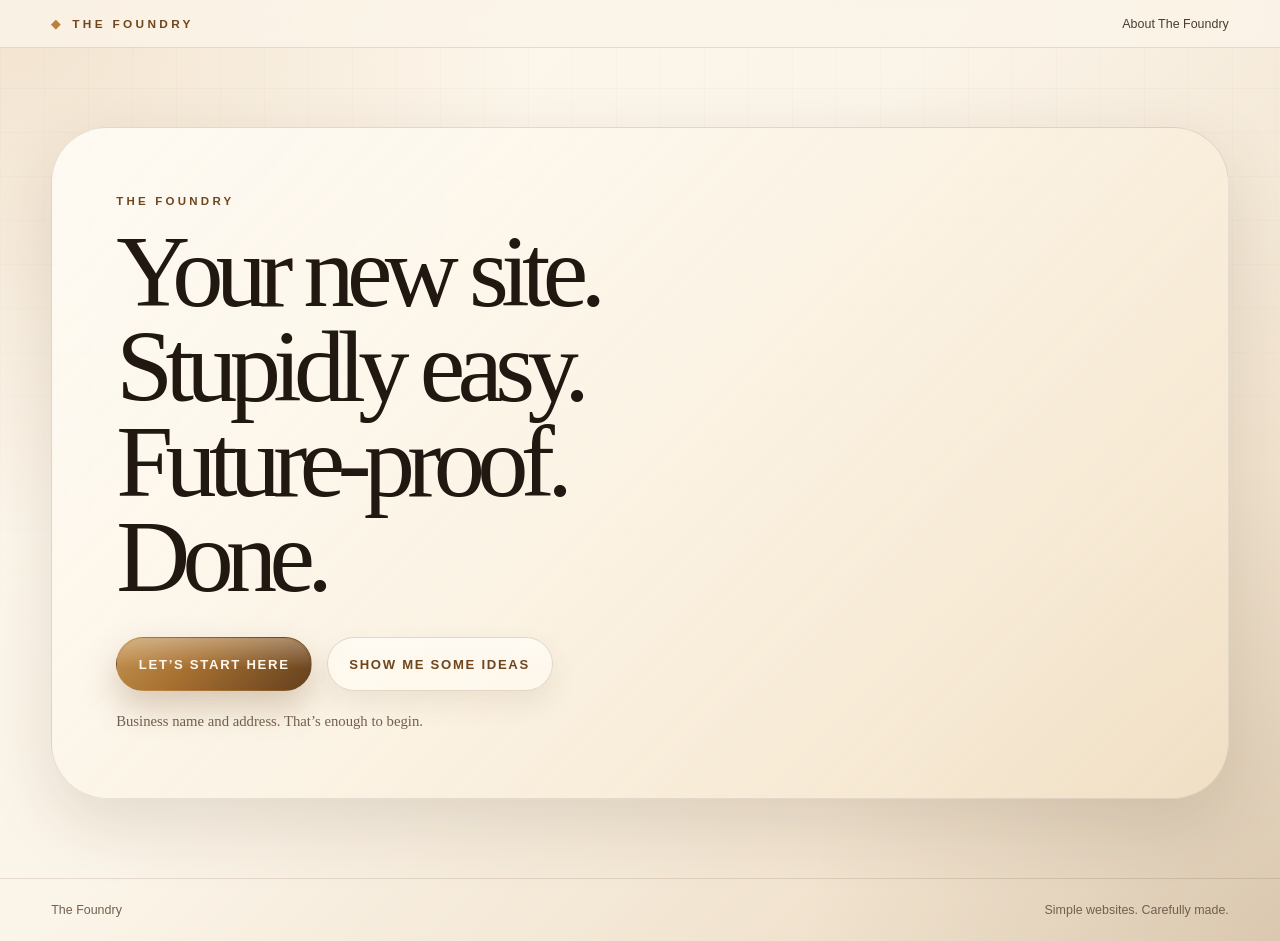
<file: public/index.html>
<!DOCTYPE html>
<html lang="en-NZ">
<head>
  <meta charset="UTF-8" />
  <meta name="viewport" content="width=device-width, initial-scale=1.0" />

  <title>The Foundry | Your new site. Done.</title>
  <meta
    name="description"
    content="The Foundry helps small businesses get online with simple, professional websites built with care and looked after properly."
  />

  <link rel="stylesheet" href="./styles.css" />
</head>

<body>
  <header class="site-header">
    <a class="brand-mark" href="./" aria-label="The Foundry home">
      <span class="brand-symbol" aria-hidden="true">◆</span>
      <span>The Foundry</span>
    </a>

    <nav class="site-nav" aria-label="Main navigation">
      <a href="./about/">About The Foundry</a>
    </nav>
  </header>

  <main>
    <section class="hero home-hero">
      <div class="hero-card hero-card-large">
        <p class="eyebrow">The Foundry</p>

        <h1 class="stacked-hero">
          <span>Your new site.</span>
          <span>Stupidly easy.</span>
          <span>Future-proof.</span>
          <span>Done.</span>
        </h1>

        <div class="button-row">
          <a class="button button-primary" href="./start/">Let&rsquo;s start here</a>
          <a class="button button-secondary" href="./explore/storyteller/">Show me some ideas</a>
        </div>

        <p class="micro-copy">
          Business name and address. That&rsquo;s enough to begin.
        </p>
      </div>
    </section>
  </main>

  <footer class="site-footer">
    <p>The Foundry</p>
    <p>Simple websites. Carefully made.</p>
  </footer>

  <script src="./script.js"></script>
</body>
</html>
</file>
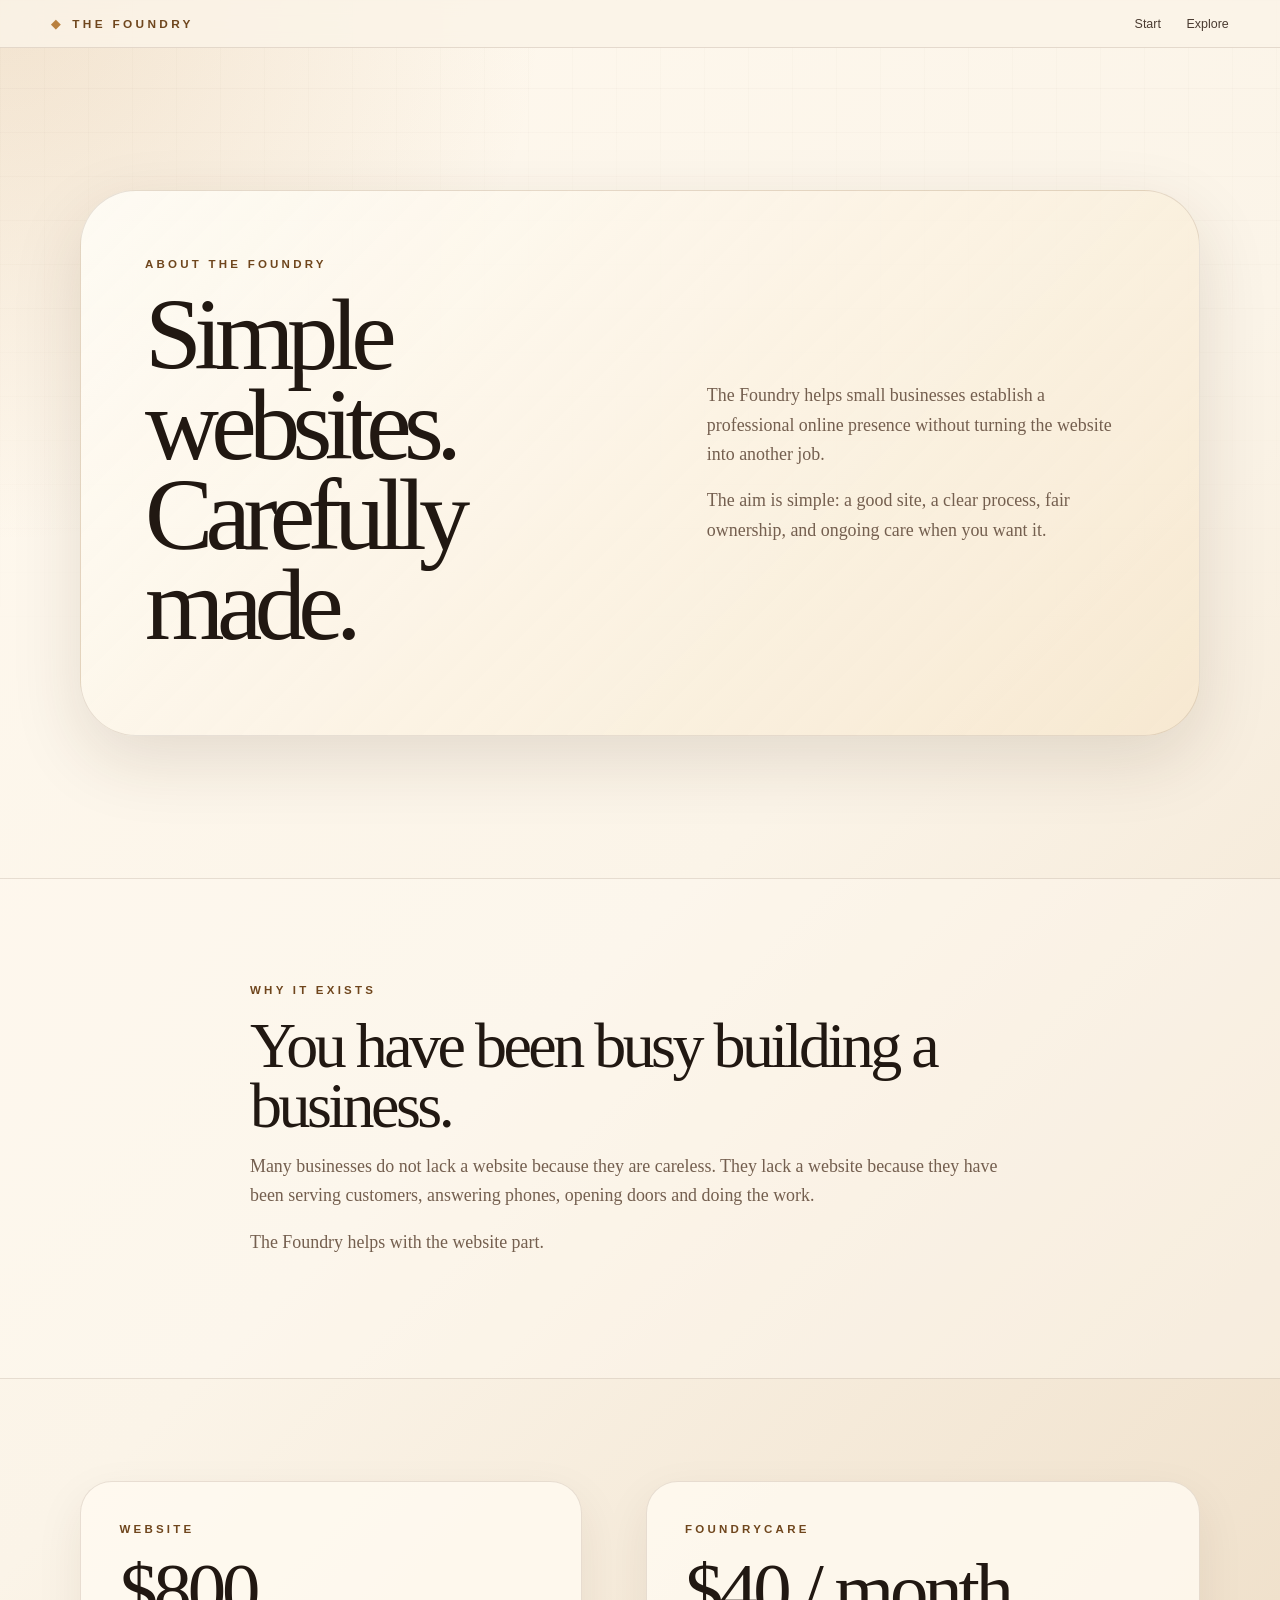
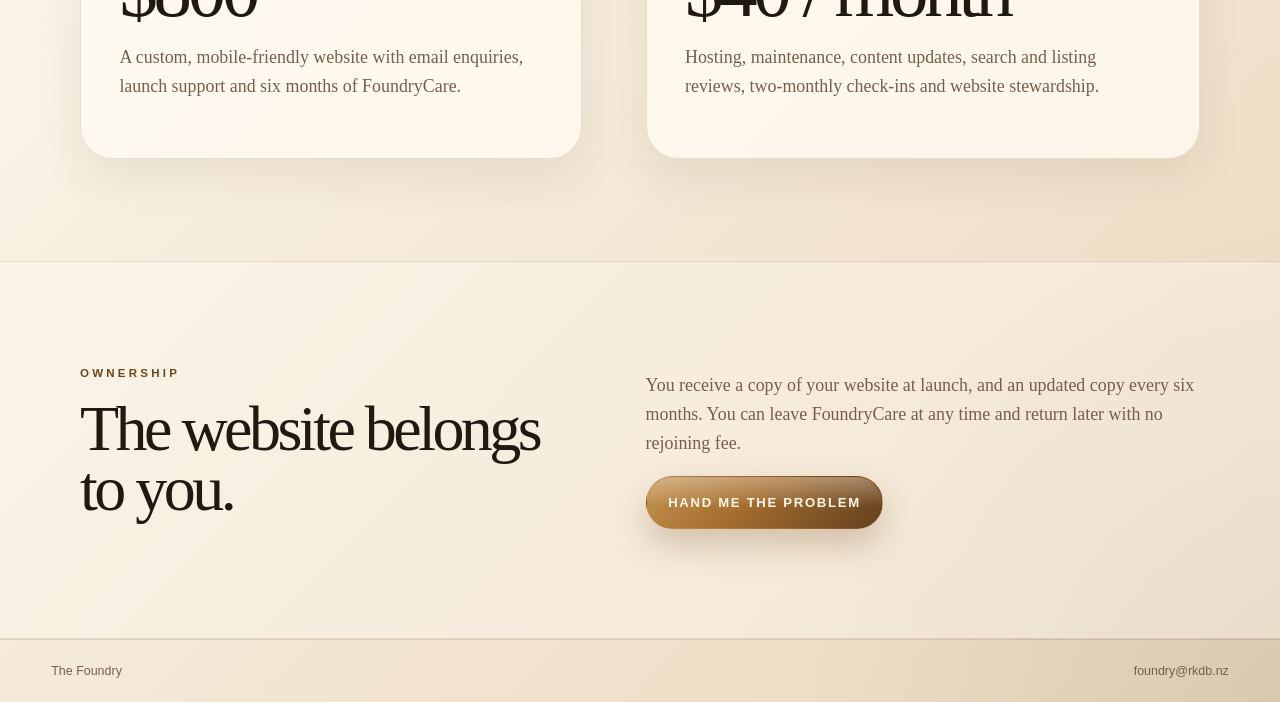
<file: public/about/index.html>
<!DOCTYPE html>
<html lang="en-NZ">
<head>
  <meta charset="UTF-8" />
  <meta name="viewport" content="width=device-width, initial-scale=1.0" />

  <title>About The Foundry</title>
  <meta
    name="description"
    content="The Foundry builds simple, affordable websites for small businesses, backed by FoundryCare and clear ownership."
  />

  <link rel="stylesheet" href="../styles.css" />
</head>

<body>
  <header class="site-header">
    <a class="brand-mark" href="../" aria-label="The Foundry home">
      <span class="brand-symbol" aria-hidden="true">◆</span>
      <span>The Foundry</span>
    </a>

    <nav class="site-nav" aria-label="Main navigation">
      <a href="../start/">Start</a>
      <a href="../explore/storyteller/">Explore</a>
    </nav>
  </header>

  <main>
    <section class="hero about-hero">
      <div class="hero-card split-card">
        <div>
          <p class="eyebrow">About The Foundry</p>

          <h1>Simple websites. Carefully made.</h1>
        </div>

        <div class="copy-block">
          <p>
            The Foundry helps small businesses establish a professional online
            presence without turning the website into another job.
          </p>

          <p>
            The aim is simple: a good site, a clear process, fair ownership,
            and ongoing care when you want it.
          </p>
        </div>
      </div>
    </section>

    <section class="soft-section">
      <div class="section-inner narrow">
        <p class="eyebrow">Why it exists</p>

        <h2>You have been busy building a business.</h2>

        <p>
          Many businesses do not lack a website because they are careless.
          They lack a website because they have been serving customers,
          answering phones, opening doors and doing the work.
        </p>

        <p>
          The Foundry helps with the website part.
        </p>
      </div>
    </section>

    <section class="detail-section">
      <div class="section-inner detail-grid">
        <article class="detail-card">
          <p class="eyebrow">Website</p>
          <h2>$800</h2>
          <p>
            A custom, mobile-friendly website with email enquiries, launch support
            and six months of FoundryCare.
          </p>
        </article>

        <article class="detail-card">
          <p class="eyebrow">FoundryCare</p>
          <h2>$40 / month</h2>
          <p>
            Hosting, maintenance, content updates, search and listing reviews,
            two-monthly check-ins and website stewardship.
          </p>
        </article>
      </div>
    </section>

    <section class="soft-section">
      <div class="section-inner two-column">
        <div>
          <p class="eyebrow">Ownership</p>
          <h2>The website belongs to you.</h2>
        </div>

        <div>
          <p>
            You receive a copy of your website at launch, and an updated copy every
            six months. You can leave FoundryCare at any time and return later with
            no rejoining fee.
          </p>

          <a class="button button-primary" href="../start/">Hand me the problem</a>
        </div>
      </div>
    </section>
  </main>

  <footer class="site-footer">
    <p>The Foundry</p>
    <p><a href="mailto:foundry@rkdb.nz">foundry@rkdb.nz</a></p>
  </footer>

  <script src="../script.js"></script>
</body>
</html>
</file>
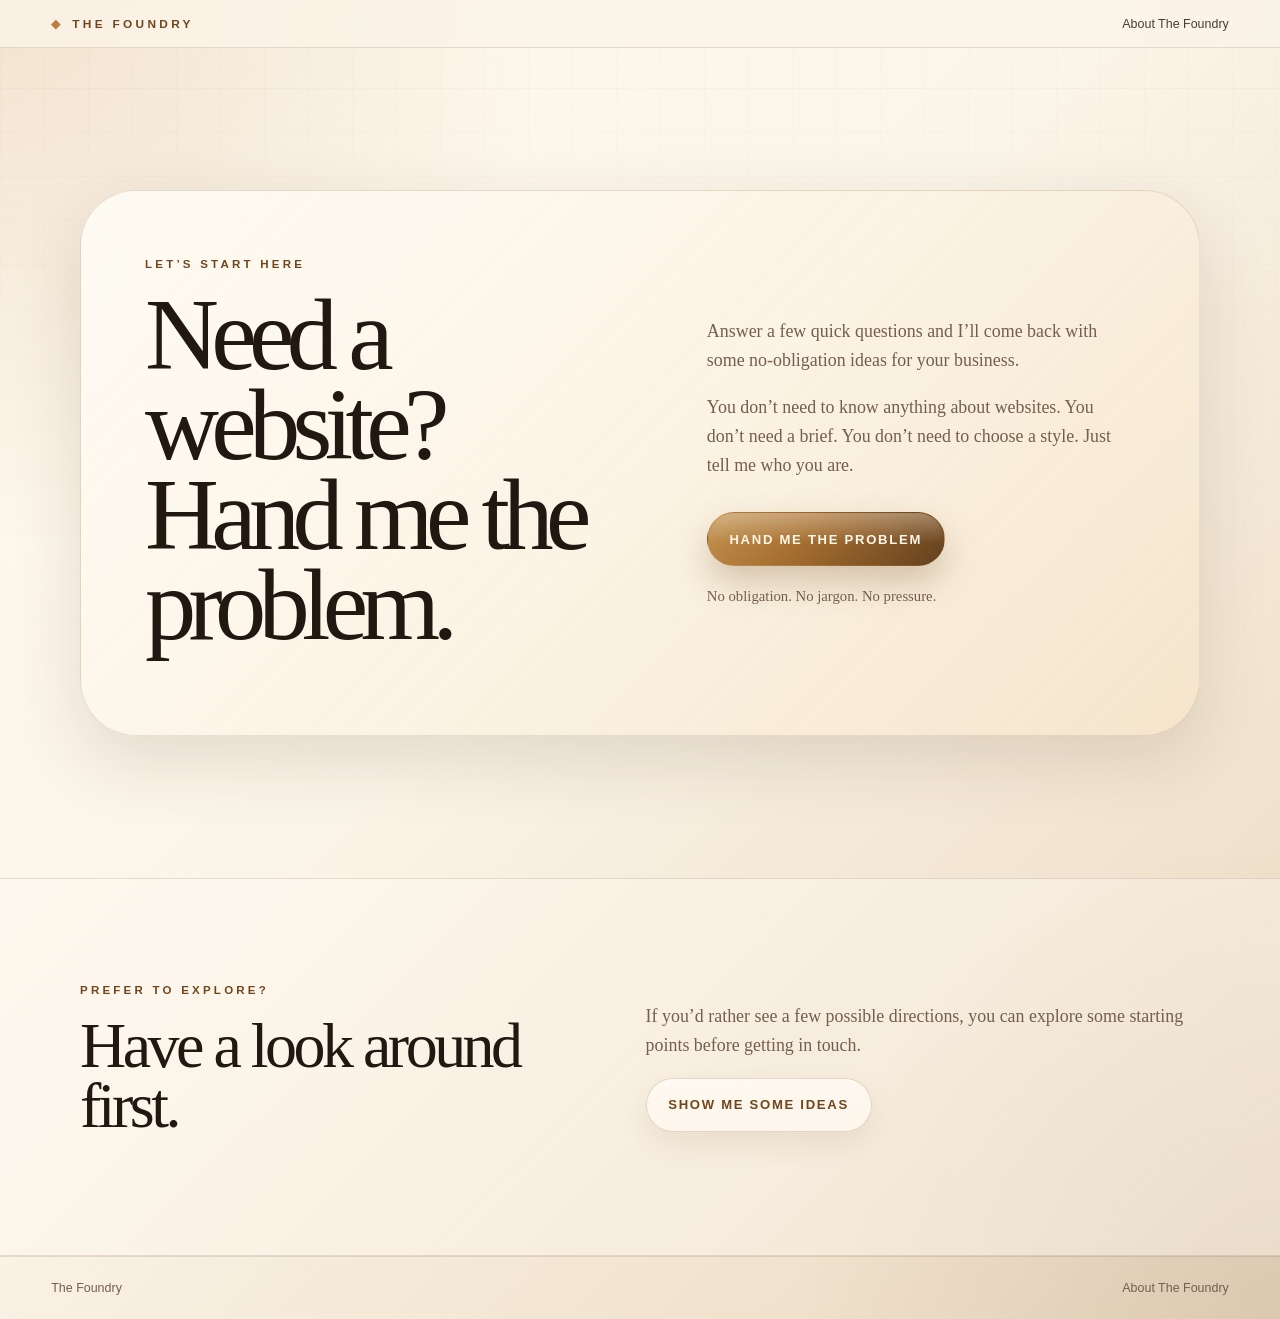
<file: public/start/index.html>
<!DOCTYPE html>
<html lang="en-NZ">
<head>
  <meta charset="UTF-8" />
  <meta name="viewport" content="width=device-width, initial-scale=1.0" />

  <title>Hand Me The Problem | The Foundry</title>
  <meta
    name="description"
    content="Need a website? Hand The Foundry the problem and we will come back with some no-obligation ideas for your business."
  />

  <link rel="stylesheet" href="../styles.css" />
</head>

<body>
  <header class="site-header">
    <a class="brand-mark" href="../" aria-label="The Foundry home">
      <span class="brand-symbol" aria-hidden="true">◆</span>
      <span>The Foundry</span>
    </a>

    <nav class="site-nav" aria-label="Main navigation">
      <a href="../about/">About The Foundry</a>
    </nav>
  </header>

  <main>
    <section class="hero">
      <div class="hero-card split-card">
        <div>
          <p class="eyebrow">Let&rsquo;s start here</p>

          <h1>
            Need a website?<br />
            Hand me the problem.
          </h1>
        </div>

        <div class="copy-block">
          <p>
            Answer a few quick questions and I&rsquo;ll come back with some
            no-obligation ideas for your business.
          </p>

          <p>
            You don&rsquo;t need to know anything about websites. You don&rsquo;t need
            a brief. You don&rsquo;t need to choose a style. Just tell me who you are.
          </p>

          <div class="button-row">
            <a
              class="button button-primary js-mailto"
              href="mailto:foundry@rkdb.nz?subject=Hand%20Me%20The%20Problem&body=Business%20name%3A%0D%0A%0D%0ABusiness%20address%3A%0D%0A%0D%0AWhat%20does%20your%20business%20do%3F%0D%0A%0D%0AAnything%20important%20you%27d%20like%20me%20to%20know%3F%0D%0A"
            >Hand me the problem</a>
          </div>

          <p class="micro-copy">
            No obligation. No jargon. No pressure.
          </p>
        </div>
      </div>
    </section>

    <section class="soft-section">
      <div class="section-inner two-column">
        <div>
          <p class="eyebrow">Prefer to explore?</p>
          <h2>Have a look around first.</h2>
        </div>

        <div>
          <p>
            If you&rsquo;d rather see a few possible directions, you can explore some
            starting points before getting in touch.
          </p>

          <a class="button button-secondary" href="../explore/storyteller/">
            Show me some ideas
          </a>
        </div>
      </div>
    </section>
  </main>

  <footer class="site-footer">
    <p>The Foundry</p>
    <p><a href="../about/">About The Foundry</a></p>
  </footer>

  <script src="../script.js"></script>
</body>
</html>
</file>
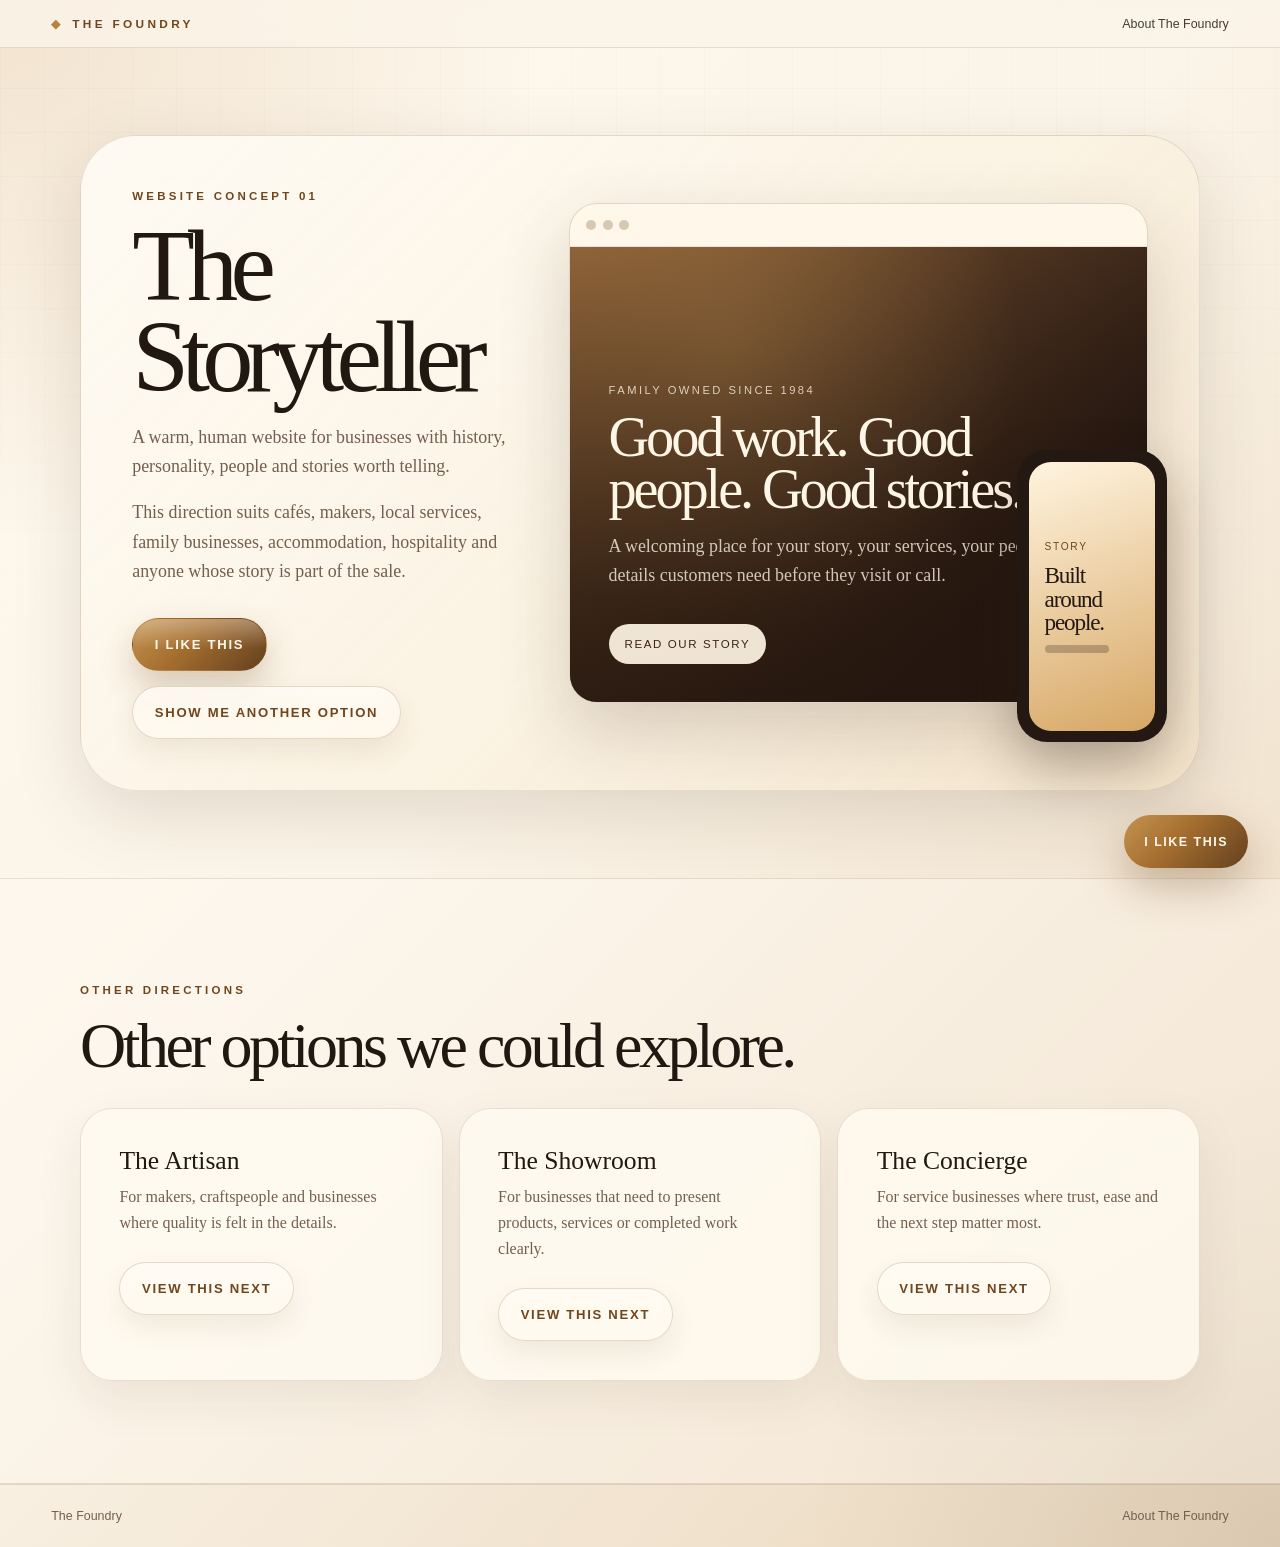
<file: public/explore/storyteller/index.html>
<!DOCTYPE html>
<html lang="en-NZ">
<head>
  <meta charset="UTF-8" />
  <meta name="viewport" content="width=device-width, initial-scale=1.0" />

  <title>The Storyteller | The Foundry</title>
  <meta
    name="description"
    content="Explore The Storyteller, a Foundry website concept for businesses with history, personality, people and stories worth telling."
  />

  <link rel="stylesheet" href="../../styles.css" />
</head>

<body class="has-floating-action">
  <header class="site-header">
    <a class="brand-mark" href="../../" aria-label="The Foundry home">
      <span class="brand-symbol" aria-hidden="true">◆</span>
      <span>The Foundry</span>
    </a>

    <nav class="site-nav" aria-label="Main navigation">
      <a href="../../about/">About The Foundry</a>
    </nav>
  </header>

  <main>
    <section class="concept-hero">
      <div class="concept-card">
        <div class="concept-copy">
          <p class="eyebrow">Website concept 01</p>

          <h1>The Storyteller</h1>

          <p>
            A warm, human website for businesses with history, personality,
            people and stories worth telling.
          </p>

          <p>
            This direction suits cafés, makers, local services, family businesses,
            accommodation, hospitality and anyone whose story is part of the sale.
          </p>

          <div class="button-row">
            <a
              class="button button-primary"
              href="mailto:foundry@rkdb.nz?subject=Foundry%20Concept%20Interest%20-%20The%20Storyteller&body=Business%20name%3A%0D%0A%0D%0ABusiness%20address%3A%0D%0A%0D%0AWhat%20does%20your%20business%20do%3F%0D%0A%0D%0AWhat%20do%20you%20like%20about%20The%20Storyteller%3F%0D%0A%0D%0AAnything%20else%20you%27d%20like%20me%20to%20know%3F%0D%0A"
            >I like this</a>

            <a class="button button-secondary" href="#other-options">
              Show me another option
            </a>
          </div>
        </div>

        <div class="mockup-panel" aria-label="Storyteller concept mockup">
          <div class="mock-browser">
            <div class="mock-dots" aria-hidden="true">
              <span></span><span></span><span></span>
            </div>

            <div class="mock-site storyteller-mock">
              <p class="mock-kicker">Family owned since 1984</p>
              <h2>Good work. Good people. Good stories.</h2>
              <p>
                A welcoming place for your story, your services, your people and
                the details customers need before they visit or call.
              </p>
              <div class="mock-button">Read our story</div>
            </div>
          </div>

          <div class="phone-mock" aria-hidden="true">
            <div class="phone-screen">
              <p>Story</p>
              <h3>Built around people.</h3>
              <span></span>
            </div>
          </div>
        </div>
      </div>
    </section>

    <section id="other-options" class="soft-section">
      <div class="section-inner">
        <p class="eyebrow">Other directions</p>
        <h2>Other options we could explore.</h2>

        <div class="option-grid">
          <article class="option-card">
            <h3>The Artisan</h3>
            <p>For makers, craftspeople and businesses where quality is felt in the details.</p>
            <a class="button button-secondary" href="#">View this next</a>
          </article>

          <article class="option-card">
            <h3>The Showroom</h3>
            <p>For businesses that need to present products, services or completed work clearly.</p>
            <a class="button button-secondary" href="#">View this next</a>
          </article>

          <article class="option-card">
            <h3>The Concierge</h3>
            <p>For service businesses where trust, ease and the next step matter most.</p>
            <a class="button button-secondary" href="#">View this next</a>
          </article>
        </div>
      </div>
    </section>
  </main>

  <a
    class="floating-action"
    href="mailto:foundry@rkdb.nz?subject=Foundry%20Concept%20Interest%20-%20The%20Storyteller&body=Business%20name%3A%0D%0A%0D%0ABusiness%20address%3A%0D%0A%0D%0AWhat%20does%20your%20business%20do%3F%0D%0A%0D%0AWhat%20do%20you%20like%20about%20The%20Storyteller%3F%0D%0A%0D%0AAnything%20else%20you%27d%20like%20me%20to%20know%3F%0D%0A"
  >I like this</a>

  <footer class="site-footer">
    <p>The Foundry</p>
    <p><a href="../../about/">About The Foundry</a></p>
  </footer>

  <script src="../../script.js"></script>
</body>
</html>
</file>
<file: public/styles.css>
*,
*::before,
*::after {
  box-sizing: border-box;
}

:root {
  --ink: #211812;
  --ink-soft: #4a3b31;
  --muted: #745f4f;
  --cream: #fbf4e8;
  --cream-soft: #fffaf1;
  --cream-deep: #ead5b8;
  --bronze: #b9803e;
  --bronze-bright: #d2a05b;
  --bronze-deep: #6f461d;
  --charcoal: #241812;
  --line: rgba(91, 62, 36, 0.14);
  --card: rgba(255, 250, 241, 0.82);
  --shadow: 0 24px 70px rgba(64, 39, 18, 0.13);
  --radius: 32px;
}

html {
  min-height: 100%;
  scroll-behavior: smooth;
}

body {
  margin: 0;
  min-height: 100%;
  font-family: Georgia, "Times New Roman", serif;
  color: var(--ink);
  background:
    radial-gradient(circle at top left, rgba(184, 128, 62, 0.18), transparent 34rem),
    radial-gradient(circle at bottom right, rgba(35, 24, 18, 0.08), transparent 30rem),
    linear-gradient(135deg, #fff9ef 0%, var(--cream) 44%, #ead7bd 100%);
}

body::before {
  content: "";
  position: fixed;
  inset: 0;
  pointer-events: none;
  background-image:
    linear-gradient(rgba(80, 55, 31, 0.035) 1px, transparent 1px),
    linear-gradient(90deg, rgba(80, 55, 31, 0.025) 1px, transparent 1px);
  background-size: 44px 44px;
  mask-image: linear-gradient(to bottom, rgba(0, 0, 0, 0.75), transparent 76%);
}

a {
  color: inherit;
}

.site-header {
  position: sticky;
  top: 0;
  z-index: 20;
  display: flex;
  align-items: center;
  justify-content: space-between;
  gap: 1rem;
  padding: 1rem clamp(1rem, 4vw, 4rem);
  background: rgba(251, 244, 232, 0.84);
  backdrop-filter: blur(18px);
  border-bottom: 1px solid var(--line);
}

.brand-mark {
  display: inline-flex;
  align-items: center;
  gap: 0.55rem;
  text-decoration: none;
  font-family: Arial, sans-serif;
  font-size: 0.74rem;
  letter-spacing: 0.28em;
  text-transform: uppercase;
  color: var(--bronze-deep);
  font-weight: 800;
}

.brand-symbol {
  font-size: 0.78rem;
  color: var(--bronze);
}

.site-nav {
  display: flex;
  align-items: center;
  gap: clamp(0.8rem, 2vw, 1.8rem);
  font-family: Arial, sans-serif;
  font-size: 0.78rem;
  color: var(--ink-soft);
}

.site-nav a {
  text-decoration: none;
}

.site-nav a:hover,
.site-nav a:focus-visible {
  color: var(--bronze-deep);
  outline: none;
}

.hero,
.concept-hero {
  position: relative;
  min-height: calc(100svh - 70px);
  display: grid;
  align-items: center;
  padding: clamp(1rem, 4vw, 4rem);
}

.hero-card,
.concept-card,
.section-inner {
  width: min(1120px, 100%);
  margin: 0 auto;
}

.hero-card,
.concept-card {
  border: 1px solid var(--line);
  border-radius: clamp(30px, 5vw, 56px);
  background:
    linear-gradient(135deg, rgba(255, 253, 247, 0.86), rgba(246, 229, 201, 0.68));
  box-shadow: var(--shadow);
}

.hero-card {
  padding: clamp(2rem, 5vw, 5rem);
}

.hero-card-large {
  width: min(1180px, 100%);
}

.split-card {
  display: grid;
  grid-template-columns: 1fr 0.86fr;
  gap: clamp(2rem, 5vw, 5rem);
  align-items: center;
}

.eyebrow {
  margin: 0 0 1rem;
  font-family: Arial, sans-serif;
  font-size: 0.72rem;
  letter-spacing: 0.28em;
  text-transform: uppercase;
  color: var(--bronze-deep);
  font-weight: 800;
}

h1,
h2,
h3,
p {
  margin-top: 0;
}

h1 {
  margin-bottom: 1.3rem;
  font-size: clamp(3rem, 8vw, 7.4rem);
  line-height: 0.88;
  letter-spacing: -0.075em;
  font-weight: 500;
}

.stacked-hero {
  display: grid;
  gap: 0.05em;
  margin-bottom: 2.2rem;
}

.stacked-hero span {
  display: block;
}

h2 {
  margin-bottom: 1rem;
  font-size: clamp(2.15rem, 5vw, 4.8rem);
  line-height: 0.94;
  letter-spacing: -0.055em;
  font-weight: 500;
}

h3 {
  margin-bottom: 0.7rem;
  font-size: clamp(1.25rem, 2vw, 1.75rem);
  line-height: 1;
  font-weight: 500;
}

p {
  font-size: clamp(1.04rem, 1.4vw, 1.24rem);
  line-height: 1.62;
  color: var(--muted);
}

.copy-block p:last-of-type {
  margin-bottom: 0;
}

.button-row {
  display: flex;
  flex-wrap: wrap;
  gap: 0.9rem;
  margin-top: 2rem;
}

.button {
  position: relative;
  isolation: isolate;
  display: inline-flex;
  align-items: center;
  justify-content: center;
  min-height: 3.35rem;
  padding: 0.95rem 1.35rem;
  border-radius: 999px;
  text-decoration: none;
  font-family: Arial, sans-serif;
  font-size: 0.82rem;
  letter-spacing: 0.13em;
  text-transform: uppercase;
  font-weight: 800;
  border: 1px solid transparent;
  transition:
    transform 180ms ease,
    box-shadow 180ms ease,
    border-color 180ms ease;
}

.button::after {
  content: "";
  position: absolute;
  inset: 1px;
  z-index: -1;
  border-radius: inherit;
  background: linear-gradient(180deg, rgba(255, 255, 255, 0.3), transparent 58%);
}

.button-primary {
  color: #fff8ea;
  background:
    linear-gradient(135deg, #c49350 0%, #a66f30 42%, #63401e 100%);
  box-shadow:
    0 16px 34px rgba(105, 66, 26, 0.26),
    inset 0 1px 0 rgba(255, 255, 255, 0.28);
}

.button-secondary {
  color: var(--bronze-deep);
  background: rgba(255, 250, 241, 0.74);
  border-color: rgba(119, 80, 34, 0.2);
  box-shadow:
    0 12px 28px rgba(87, 54, 24, 0.09),
    inset 0 1px 0 rgba(255, 255, 255, 0.5);
}

.button:hover,
.button:focus-visible {
  outline: none;
  transform: translateY(-3px);
}

.button-primary:hover,
.button-primary:focus-visible {
  box-shadow:
    0 22px 42px rgba(105, 66, 26, 0.32),
    inset 0 1px 0 rgba(255, 255, 255, 0.32);
}

.button-secondary:hover,
.button-secondary:focus-visible {
  border-color: rgba(119, 80, 34, 0.36);
  box-shadow:
    0 18px 36px rgba(87, 54, 24, 0.13),
    inset 0 1px 0 rgba(255, 255, 255, 0.58);
}

.micro-copy {
  margin: 1.2rem 0 0;
  font-size: clamp(0.92rem, 1vw, 1rem);
  color: var(--muted);
}

.soft-section,
.detail-section {
  position: relative;
  padding: clamp(4rem, 8vw, 7rem) clamp(1rem, 4vw, 4rem);
}

.soft-section {
  background: rgba(255, 250, 241, 0.38);
  border-block: 1px solid var(--line);
}

.narrow {
  width: min(780px, 100%);
}

.two-column,
.detail-grid {
  display: grid;
  grid-template-columns: 0.95fr 1.05fr;
  gap: clamp(2rem, 5vw, 5rem);
  align-items: center;
}

.detail-grid {
  align-items: stretch;
}

.detail-card,
.option-card {
  padding: clamp(1.5rem, 3vw, 2.4rem);
  border: 1px solid var(--line);
  border-radius: var(--radius);
  background: var(--card);
  box-shadow: 0 18px 48px rgba(64, 39, 18, 0.08);
}

.detail-card h2 {
  font-size: clamp(2.6rem, 6vw, 5rem);
}

.concept-card {
  display: grid;
  grid-template-columns: 0.8fr 1.2fr;
  gap: clamp(2rem, 4vw, 4rem);
  align-items: center;
  padding: clamp(1.3rem, 4vw, 4rem);
}

.concept-copy p {
  max-width: 570px;
}

.mockup-panel {
  position: relative;
  min-height: 520px;
}

.mock-browser {
  overflow: hidden;
  height: 100%;
  min-height: 500px;
  border-radius: 28px;
  background: #fff7e9;
  border: 1px solid rgba(61, 41, 27, 0.16);
  box-shadow: 0 28px 70px rgba(50, 31, 16, 0.18);
}

.mock-dots {
  display: flex;
  gap: 0.42rem;
  padding: 1rem;
  border-bottom: 1px solid rgba(61, 41, 27, 0.1);
}

.mock-dots span {
  width: 0.62rem;
  height: 0.62rem;
  border-radius: 999px;
  background: rgba(113, 80, 46, 0.28);
}

.mock-site {
  min-height: 455px;
  display: grid;
  align-content: end;
  padding: clamp(1.5rem, 3vw, 3rem);
}

.storyteller-mock {
  color: #fff6e6;
  background:
    linear-gradient(180deg, rgba(36, 22, 14, 0.16), rgba(36, 22, 14, 0.82)),
    radial-gradient(circle at 28% 22%, rgba(214, 161, 88, 0.42), transparent 18rem),
    linear-gradient(135deg, #9a6a3d, #271812 74%);
}

.mock-kicker {
  margin-bottom: 0.7rem;
  font-family: Arial, sans-serif;
  font-size: 0.7rem;
  letter-spacing: 0.22em;
  text-transform: uppercase;
  color: rgba(255, 246, 229, 0.72);
}

.mock-site h2 {
  max-width: 620px;
  color: #fff6e6;
  font-size: clamp(2.25rem, 4.4vw, 4.6rem);
}

.mock-site p {
  max-width: 520px;
  color: rgba(255, 246, 229, 0.78);
}

.mock-button {
  width: fit-content;
  margin-top: 1rem;
  padding: 0.85rem 1rem;
  border-radius: 999px;
  font-family: Arial, sans-serif;
  font-size: 0.72rem;
  letter-spacing: 0.14em;
  text-transform: uppercase;
  background: rgba(255, 246, 229, 0.92);
  color: #3a2415;
}

.phone-mock {
  position: absolute;
  right: -1.2rem;
  bottom: -1.2rem;
  width: 150px;
  height: 292px;
  padding: 0.72rem;
  border-radius: 30px;
  background: #241812;
  box-shadow: 0 24px 54px rgba(40, 24, 12, 0.32);
}

.phone-screen {
  height: 100%;
  display: grid;
  align-content: center;
  padding: 1rem;
  border-radius: 22px;
  background: linear-gradient(160deg, #fff4df, #d7a765);
}

.phone-screen p {
  margin: 0 0 0.55rem;
  font-family: Arial, sans-serif;
  font-size: 0.64rem;
  letter-spacing: 0.16em;
  text-transform: uppercase;
  color: #6f461d;
}

.phone-screen h3 {
  font-size: 1.45rem;
  letter-spacing: -0.05em;
  color: #241812;
}

.phone-screen span {
  width: 4rem;
  height: 0.5rem;
  border-radius: 999px;
  background: rgba(36, 24, 18, 0.25);
}

.option-grid {
  display: grid;
  grid-template-columns: repeat(3, minmax(0, 1fr));
  gap: 1rem;
  margin-top: 2rem;
}

.option-card p {
  font-size: 1rem;
}

.option-card .button {
  margin-top: 0.6rem;
}

.floating-action {
  position: fixed;
  right: clamp(1rem, 3vw, 2rem);
  bottom: clamp(1rem, 3vw, 2rem);
  z-index: 30;
  display: inline-flex;
  align-items: center;
  justify-content: center;
  min-height: 3.3rem;
  padding: 0.95rem 1.25rem;
  border-radius: 999px;
  text-decoration: none;
  font-family: Arial, sans-serif;
  font-size: 0.78rem;
  letter-spacing: 0.12em;
  text-transform: uppercase;
  font-weight: 800;
  color: #fff8ea;
  background: linear-gradient(135deg, #c49350 0%, #a66f30 42%, #63401e 100%);
  box-shadow: 0 18px 44px rgba(105, 66, 26, 0.34);
}

.site-footer {
  display: flex;
  justify-content: space-between;
  gap: 1rem;
  padding: 1.5rem clamp(1rem, 4vw, 4rem);
  border-top: 1px solid var(--line);
  font-family: Arial, sans-serif;
  font-size: 0.78rem;
  color: var(--muted);
}

.site-footer p {
  margin: 0;
  font: inherit;
}

.site-footer a {
  text-decoration: none;
}

@media (max-width: 960px) {
  .site-header {
    align-items: flex-start;
    flex-direction: column;
  }

  .split-card,
  .concept-card,
  .two-column,
  .detail-grid,
  .option-grid {
    grid-template-columns: 1fr;
  }

  .hero,
  .concept-hero {
    min-height: auto;
  }

  .mockup-panel {
    min-height: 420px;
  }

  .mock-browser {
    min-height: 410px;
  }

  .mock-site {
    min-height: 365px;
  }
}

@media (max-width: 560px) {
  .hero,
  .concept-hero,
  .soft-section,
  .detail-section {
    padding: 1rem;
  }

  .hero-card,
  .concept-card {
    padding: 1.35rem;
    border-radius: 30px;
  }

  .brand-mark {
    font-size: 0.68rem;
  }

  .site-nav {
    font-size: 0.72rem;
  }

  h1 {
    font-size: clamp(3rem, 16vw, 4.4rem);
  }

  h2 {
    font-size: clamp(2.25rem, 12vw, 3.35rem);
  }

  .button-row,
  .button {
    width: 100%;
  }

  .button {
    min-height: 3.55rem;
  }

  .mockup-panel {
    min-height: 0;
  }

  .mock-browser {
    min-height: 360px;
  }

  .mock-site {
    min-height: 315px;
  }

  .phone-mock {
    display: none;
  }

  .floating-action {
    left: 1rem;
    right: 1rem;
    bottom: 1rem;
  }

  .has-floating-action .site-footer {
    padding-bottom: 5.4rem;
  }

  .site-footer {
    flex-direction: column;
  }
}

@media (prefers-reduced-motion: reduce) {
  *,
  *::before,
  *::after {
    transition: none !important;
    animation: none !important;
    scroll-behavior: auto !important;
  }
}
</file>
